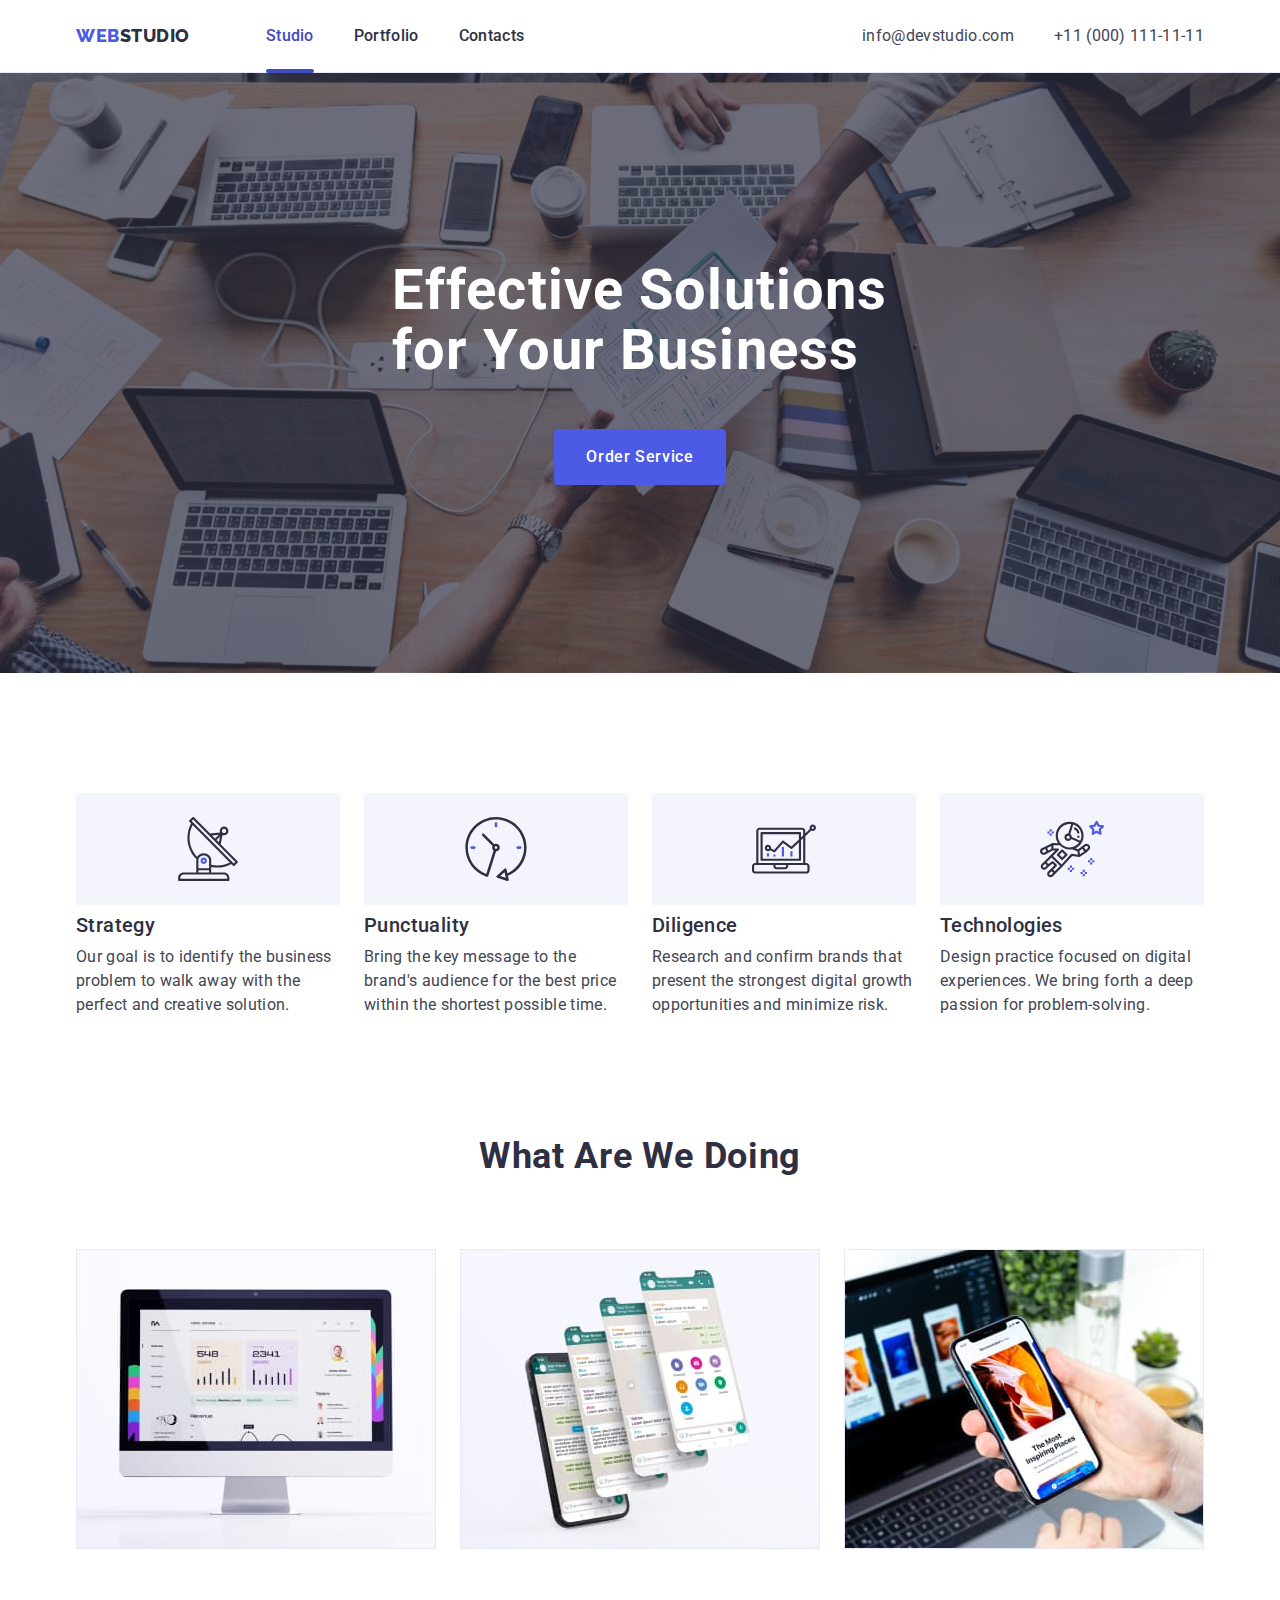
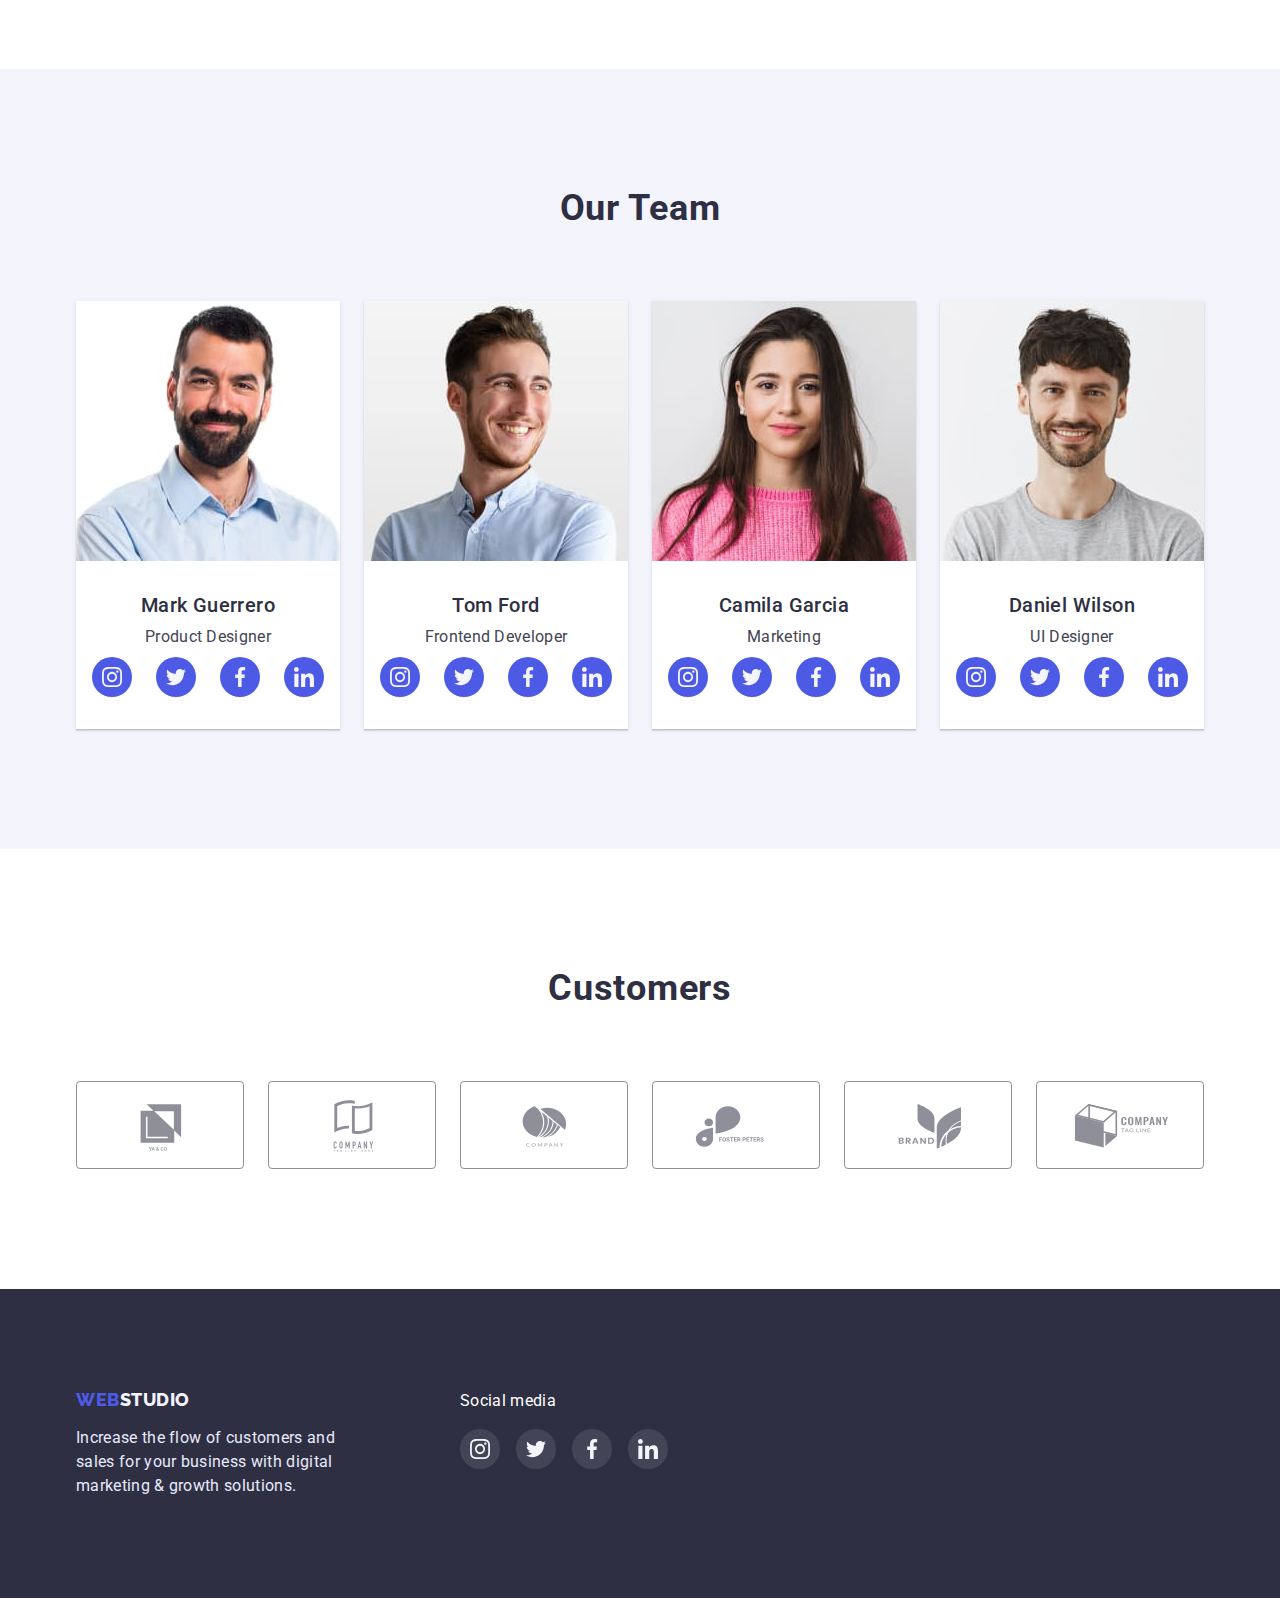
<file: index.html>
<!DOCTYPE html>
<html lang="en">
  <head>
    <meta charset="UTF-8" />
    <meta http-equiv="X-UA-Compatible" content="IE=edge" />
    <meta name="viewport" content="width=device-width, initial-scale=1.0" />
    <title>WebStudio</title>
    <!-- Подключаем шрифты -->
    <link rel="preconnect" href="https://fonts.googleapis.com" />
    <link rel="preconnect" href="https://fonts.gstatic.com" crossorigin />
    <link
      href="https://fonts.googleapis.com/css2?family=Raleway:wght@800&family=Roboto:wght@400;500;700;900&display=swap"
      rel="stylesheet"
    />
    <!-- Подключаем modern-normalize -->
    <link
      rel="stylesheet"
      href="https://cdnjs.cloudflare.com/ajax/libs/modern-normalize/1.1.0/modern-normalize.min.css"
    />
    <!-- подключаем стили -->
    <link rel="stylesheet" href="./css/styles.css" />
  </head>
  <body>
    <!-- header -->

    <header class="header">
      <div class="container header-container">
        <nav class="header-navigation">
          <a href="./index.html" class="header-logo link"
            ><span class="header-span">WEB</span>STUDIO</a
          >
          <ul class="header-list list">
            <li class="header-item">
              <a href="./index.html" class="header-link link active">Studio</a>
            </li>
            <li class="header-item">
              <a href="./portfolio.html" class="header-link link">Portfolio</a>
            </li>
            <li class="header-item">
              <a href="./contacts.html" class="header-link link">Contacts</a>
            </li>
          </ul>
        </nav>
        <address class="header-address">
          <ul class="header-address-list list">
            <li class="header-address-item">
              <a href="mailto:info@devstudio.com" class="header-mail link"
                >info@devstudio.com</a
              >
            </li>

            <li class="header-address-item">
              <a href="tel:+110001111111" class="header-tel link"
                >+11 (000) 111-11-11</a
              >
            </li>
          </ul>
        </address>
      </div>
    </header>

    <main>
      <!-- Secton 1 Hero -->

      <section class="hero">
        <div class="container">
          <h1 class="hero-title">Effective Solutions for Your Business</h1>
          <button type="button" data-modal-open class="order-hero-btn">
            Order Service
          </button>
        </div>
      </section>

      <!-- Secton 2 -->

      <section class="section-advantages section">
        <div class="container">
          <h2 class="advantages-title visually-hidden">Our advantages</h2>
          <ul class="advantages-list list">
            <li class="advantages-item">
              <div class="advantages-item-svg">
                <svg class="advantages-icons">
                  <use href="./images/symbol-defs1.svg#icon-antenna"></use>
                </svg>
              </div>
              <h3 class="advantages-title">Strategy</h3>
              <p class="advantages-text">
                Our goal is to identify the business problem to walk away with
                the perfect and creative solution.
              </p>
            </li>
            <li class="advantages-item">
              <div class="advantages-item-svg">
                <svg class="advantages-icons">
                  <use href="./images/symbol-defs1.svg#icon-clock"></use>
                </svg>
              </div>
              <h3 class="advantages-title">Punctuality</h3>
              <p class="advantages-text">
                Bring the key message to the brand's audience for the best price
                within the shortest possible time.
              </p>
            </li>
            <li class="advantages-item">
              <div class="advantages-item-svg">
                <svg class="advantages-icons">
                  <use href="./images/symbol-defs1.svg#icon-diagram"></use>
                </svg>
              </div>
              <h3 class="advantages-title">Diligence</h3>
              <p class="advantages-text">
                Research and confirm brands that present the strongest digital
                growth opportunities and minimize risk.
              </p>
            </li>
            <li class="advantages-item">
              <div class="advantages-item-svg">
                <svg class="advantages-icons">
                  <use href="./images/symbol-defs1.svg#icon-astronaut"></use>
                </svg>
              </div>
              <h3 class="advantages-title">Technologies</h3>
              <p class="advantages-text">
                Design practice focused on digital experiences. We bring forth a
                deep passion for problem-solving.
              </p>
            </li>
          </ul>
        </div>
      </section>

      <!-- Secton 3 -->

      <section class="section-wawd section">
        <div class="container">
          <h2 class="wawd-title">What are we doing</h2>
          <div class="wawd-items">
            <ul class="wawd-list list">
              <li class="wawd-item">
                <img
                  src="./images/img1.jpg"
                  alt="computer"
                  width="360"
                  height="300"
                />
              </li>
              <li class="wawd-item">
                <img
                  src="./images/img2.jpg"
                  alt="cell phones"
                  width="360"
                  height="300"
                />
              </li>
              <li class="wawd-item">
                <img
                  src="./images/img3.jpg"
                  alt="computer and mobile phone"
                  width="360"
                  height="300"
                />
              </li>
            </ul>
          </div>
        </div>
      </section>

      <!-- Secton 4 -->

      <section class="section-team section">
        <div class="container">
          <div class="team-container-item">
            <h2 class="team-title">Our Team</h2>

            <ul class="team-container list">
              <li class="team-item">
                <img
                  src="./images/img4.jpg"
                  alt="Mark Guerrero"
                  width="264"
                  height="260"
                />
                <div class="team-content">
                  <h3 class="team-name">Mark Guerrero</h3>
                  <p class="team-profession">Product Designer</p>
                  <ul class="team-social-list list">
                    <li class="team-social-item">
                      <a href="" class="team-social-link link"
                        ><svg class="team-social-icon" width="20" height="20">
                          <use
                            href="./images/symbol-defs.svg#icon-instagram"
                          ></use>
                        </svg>
                      </a>
                    </li>
                    <li class="team-social-item">
                      <a href="" class="team-social-link link">
                        <svg class="team-social-icon" width="20" height="20">
                          <use
                            href="./images/symbol-defs.svg#icon-twitter"
                          ></use>
                        </svg>
                      </a>
                    </li>
                    <li class="team-social-item">
                      <a href="" class="team-social-link link">
                        <svg class="team-social-icon" width="20" height="20">
                          <use
                            href="./images/symbol-defs.svg#icon-facebook"
                          ></use>
                        </svg>
                      </a>
                    </li>
                    <li class="team-social-item">
                      <a href="" class="team-social-link link">
                        <svg class="team-social-icon" width="20" height="20">
                          <use
                            href="./images/symbol-defs.svg#icon-linkedin"
                          ></use>
                        </svg>
                      </a>
                    </li>
                  </ul>
                </div>
              </li>

              <li class="team-item">
                <img
                  src="./images/img5.jpg"
                  alt="Tom Ford"
                  width="264"
                  height="260"
                />
                <div class="team-content">
                  <h3 class="team-name">Tom Ford</h3>
                  <p class="team-profession">Frontend Developer</p>
                  <ul class="team-social-list list">
                    <li class="team-social-item">
                      <a href="" class="team-social-link link"
                        ><svg class="team-social-icon" width="20" height="20">
                          <use
                            href="./images/symbol-defs.svg#icon-instagram"
                          ></use>
                        </svg>
                      </a>
                    </li>
                    <li class="team-social-item">
                      <a href="" class="team-social-link link">
                        <svg class="team-social-icon" width="20" height="20">
                          <use
                            href="./images/symbol-defs.svg#icon-twitter"
                          ></use>
                        </svg>
                      </a>
                    </li>
                    <li class="team-social-item">
                      <a href="" class="team-social-link link">
                        <svg class="team-social-icon" width="20" height="20">
                          <use
                            href="./images/symbol-defs.svg#icon-facebook"
                          ></use>
                        </svg>
                      </a>
                    </li>
                    <li class="team-social-item">
                      <a href="" class="team-social-link link">
                        <svg class="team-social-icon" width="20" height="20">
                          <use
                            href="./images/symbol-defs.svg#icon-linkedin"
                          ></use>
                        </svg>
                      </a>
                    </li>
                  </ul>
                </div>
              </li>

              <li class="team-item">
                <img
                  src="./images/img6.jpg"
                  alt="Camila Garcia"
                  width="264"
                  height="260"
                />
                <div class="team-content">
                  <h3 class="team-name">Camila Garcia</h3>
                  <p class="team-profession">Marketing</p>
                  <ul class="team-social-list list">
                    <li class="team-social-item">
                      <a href="" class="team-social-link link"
                        ><svg class="team-social-icon" width="20" height="20">
                          <use
                            href="./images/symbol-defs.svg#icon-instagram"
                          ></use>
                        </svg>
                      </a>
                    </li>
                    <li class="team-social-item">
                      <a href="" class="team-social-link link">
                        <svg class="team-social-icon" width="20" height="20">
                          <use
                            href="./images/symbol-defs.svg#icon-twitter"
                          ></use>
                        </svg>
                      </a>
                    </li>
                    <li class="team-social-item">
                      <a href="" class="team-social-link link">
                        <svg class="team-social-icon" width="20" height="20">
                          <use
                            href="./images/symbol-defs.svg#icon-facebook"
                          ></use>
                        </svg>
                      </a>
                    </li>
                    <li class="team-social-item">
                      <a href="" class="team-social-link link">
                        <svg class="team-social-icon" width="20" height="20">
                          <use
                            href="./images/symbol-defs.svg#icon-linkedin"
                          ></use>
                        </svg>
                      </a>
                    </li>
                  </ul>
                </div>
              </li>

              <li class="team-item">
                <img
                  src="./images/img7.jpg"
                  alt="Daniel Wilson"
                  width="264"
                  height="260"
                />
                <div class="team-content">
                  <h3 class="team-name">Daniel Wilson</h3>
                  <p class="team-profession">UI Designer</p>
                  <ul class="team-social-list list">
                    <li class="team-social-item">
                      <a href="" class="team-social-link link"
                        ><svg class="team-social-icon" width="20" height="20">
                          <use
                            href="./images/symbol-defs.svg#icon-instagram"
                          ></use>
                        </svg>
                      </a>
                    </li>
                    <li class="team-social-item">
                      <a href="" class="team-social-link link">
                        <svg class="team-social-icon" width="20" height="20">
                          <use
                            href="./images/symbol-defs.svg#icon-twitter"
                          ></use>
                        </svg>
                      </a>
                    </li>
                    <li class="team-social-item">
                      <a href="" class="team-social-link link">
                        <svg class="team-social-icon" width="20" height="20">
                          <use
                            href="./images/symbol-defs.svg#icon-facebook"
                          ></use>
                        </svg>
                      </a>
                    </li>
                    <li class="team-social-item">
                      <a href="" class="team-social-link link">
                        <svg class="team-social-icon" width="20" height="20">
                          <use
                            href="./images/symbol-defs.svg#icon-linkedin"
                          ></use>
                        </svg>
                      </a>
                    </li>
                  </ul>
                </div>
              </li>
            </ul>
          </div>
        </div>
      </section>
      <!-- Secton 4 -->

      <section class="section-customers section">
        <div class="container"></div>
        <h2 class="customers-title">Customers</h2>
        <ul class="cusotmers-list list">
          <li class="customers-item">
            <a href="" class="customers-link link">
              <svg class="customer-icon" width="104" height="56">
                <use
                  href="./images/symbol-defs-customer.svg#icon-castomer1"
                ></use>
              </svg>
            </a>
          </li>
          <li class="customers-item">
            <a href="" class="customers-link link">
              <svg class="customer-icon" width="104" height="56">
                <use
                  href="./images/symbol-defs-customer.svg#icon-castomer2"
                ></use>
              </svg>
            </a>
          </li>
          <li class="customers-item">
            <a href="" class="customers-link link">
              <svg class="customer-icon" width="104" height="56">
                <use
                  href="./images/symbol-defs-customer.svg#icon-castomer3"
                ></use>
              </svg>
            </a>
          </li>
          <li class="customers-item">
            <a href="" class="customers-link link">
              <svg class="customer-icon" width="104" height="56">
                <use
                  href="./images/symbol-defs-customer.svg#icon-castomer4"
                ></use>
              </svg>
            </a>
          </li>
          <li class="customers-item">
            <a href="" class="customers-link link">
              <svg class="customer-icon" width="104" height="56">
                <use
                  href="./images/symbol-defs-customer.svg#icon-castomer5"
                ></use>
              </svg>
            </a>
          </li>
          <li class="customers-item">
            <a href="" class="customers-link link">
              <svg class="customer-icon" width="104" height="56">
                <use
                  href="./images/symbol-defs-customer.svg#icon-castomer6"
                ></use>
              </svg>
            </a>
          </li>
        </ul>
      </section>
    </main>

    <!-- footer -->

    <footer class="footer">
      <div class="container footer-display">
        <div>
          <a href="./index.html" class="footer-logo link"
            ><span class="footer-span">WEB</span> STUDIO</a
          >

          <p class="footer-text">
            Increase the flow of customers and sales for your business with
            digital marketing & growth solutions.
          </p>
        </div>
        <div class="footer-social-media">
          <p class="footer-text-two">Social media</p>
          <ul class="footer-social-list list">
            <li class="footer-social-item">
              <a href="" class="footer-social-link link"
                ><svg class="footer-social-icon" width="20" height="20">
                  <use href="./images/symbol-defs.svg#icon-instagram"></use>
                </svg>
              </a>
            </li>
            <li class="footer-social-item">
              <a href="" class="footer-social-link link">
                <svg class="footer-social-icon" width="20" height="20">
                  <use href="./images/symbol-defs.svg#icon-twitter"></use>
                </svg>
              </a>
            </li>
            <li class="footer-social-item">
              <a href="" class="footer-social-link link">
                <svg class="footer-social-icon" width="20" height="20">
                  <use href="./images/symbol-defs.svg#icon-facebook"></use>
                </svg>
              </a>
            </li>
            <li class="footer-social-item">
              <a href="" class="footer-social-link link">
                <svg class="footer-social-icon" width="20" height="20">
                  <use href="./images/symbol-defs.svg#icon-linkedin"></use>
                </svg>
              </a>
            </li>
          </ul>
        </div>
      </div>
    </footer>
    <div class="backdrop is-hidden" data-modal>
      <div class="modal">
        <button type="button" data-modal-close class="modal-close">
          <svg class="close-icons" width="8" height="8">
            <use href="./images/symbol-defs.svg#icon-close"></use>
          </svg>
        </button>
      </div>
    </div>
    <script src="./js/modal.js"></script>
  </body>
</html>
</file>
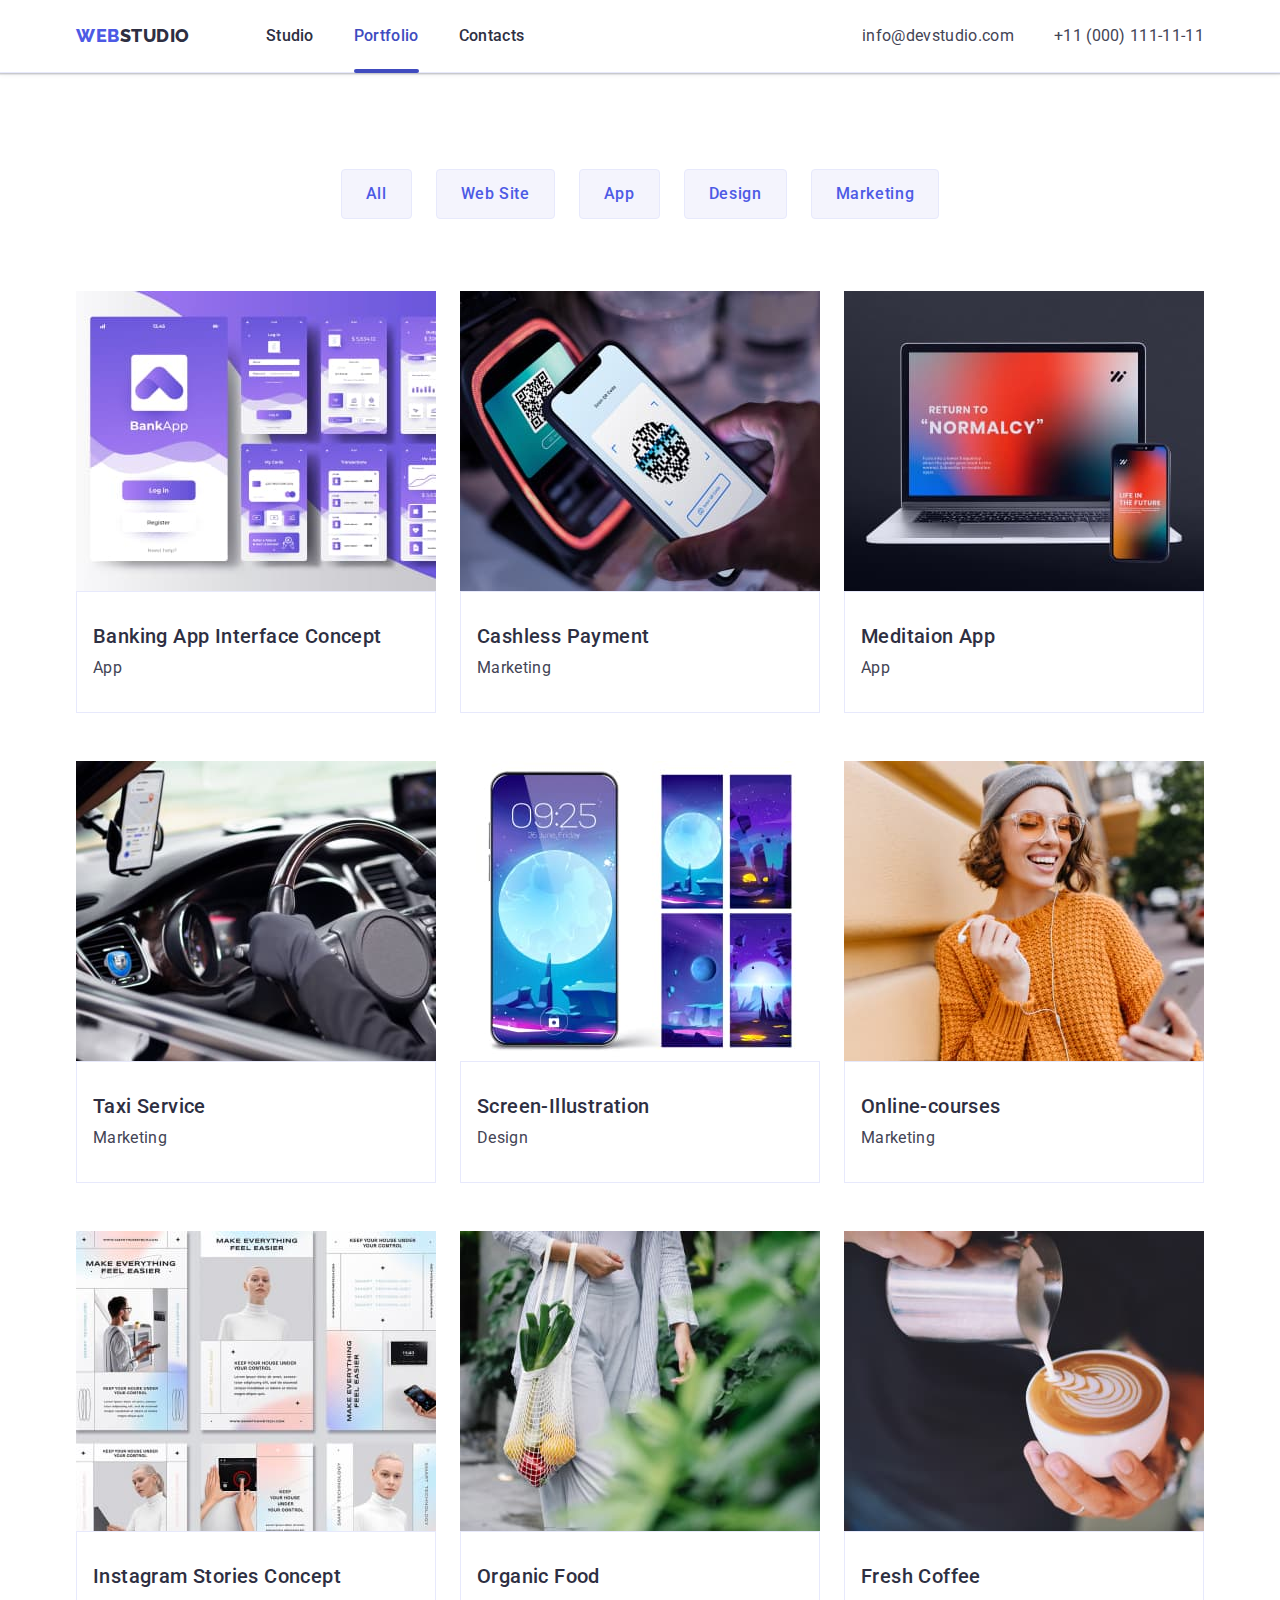
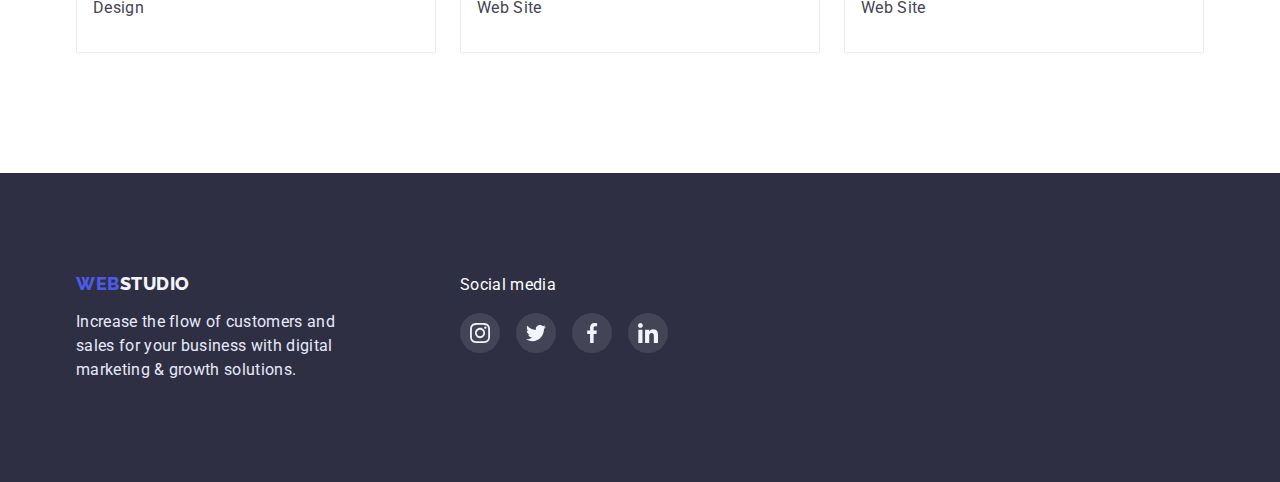
<file: portfolio.html>
<!DOCTYPE html>
<html lang="en">
  <head>
    <meta charset="UTF-8" />
    <meta http-equiv="X-UA-Compatible" content="IE=edge" />
    <meta name="viewport" content="width=device-width, initial-scale=1.0" />
    <title>Portfolio</title>
    <!-- Подключаем шрифты -->
    <link rel="preconnect" href="https://fonts.googleapis.com" />
    <link rel="preconnect" href="https://fonts.gstatic.com" crossorigin />
    <link
      href="https://fonts.googleapis.com/css2?family=Raleway:wght@800&family=Roboto:wght@400;500;700;900&display=swap"
      rel="stylesheet"
    />
    <!-- Подключаем modern-normalize -->
    <link
      rel="stylesheet"
      href="https://cdnjs.cloudflare.com/ajax/libs/modern-normalize/1.1.0/modern-normalize.min.css"
    />
    <!-- подключаем стили -->
    <link rel="stylesheet" href="./css/styles.css" />
  </head>

  <body>
    <!-- header -->

    <header class="header">
      <div class="container header-container">
        <nav class="header-navigation">
          <a href="./index.html" class="header-logo link"
            ><span class="header-span">WEB</span>STUDIO</a
          >
          <ul class="header-list list">
            <li class="header-item">
              <a href="./index.html" class="header-link link">Studio</a>
            </li>
            <li class="header-item">
              <a href="./portfolio.html" class="header-link link active"
                >Portfolio</a
              >
            </li>
            <li class="header-item">
              <a href="./contacts.html" class="header-link link">Contacts</a>
            </li>
          </ul>
        </nav>
        <address class="header-address">
          <ul class="header-address-list list">
            <li class="header-address-item">
              <a href="mailto:info@devstudio.com" class="header-mail link"
                >info@devstudio.com</a
              >
            </li>

            <li class="header-address-item">
              <a href="tel:+110001111111" class="header-tel link"
                >+11 (000) 111-11-11</a
              >
            </li>
          </ul>
        </address>
      </div>
    </header>

    <!-- main -->

    <main class="main">
      <section class="filter">
        <div class="container">
          <h1 class="main-title visually-hidden">Portfolio</h1>
          <ul class="filter-list list">
            <li class="filter-item">
              <button type="button" class="filter-btn">All</button>
            </li>
            <li class="filter-item">
              <button type="button" class="filter-btn">Web Site</button>
            </li>
            <li class="filter-item">
              <button type="button" class="filter-btn">App</button>
            </li>
            <li class="filter-item">
              <button type="button" class="filter-btn">Design</button>
            </li>
            <li class="filter-item">
              <button type="button" class="filter-btn">Marketing</button>
            </li>
          </ul>
          <ul class="works-list list">
            <li class="works-item">
              <a href="" class="works-link link">
                <div class="works-top-wrap">
                  <img
                    src="./images/banking-app.jpg"
                    alt="banking"
                    width="360"
                    height="300"
                  />
                  <p class="works-text-overlay">
                    14 Stylish and User-Friendly App Design Concepts · Task
                    Manager App · Calorie Tracker App · Exotic Fruit Ecommerce
                    App · Cloud Storage App
                  </p>
                </div>
                <div class="works-title-text">
                  <h2 class="works-title">Banking App Interface Concept</h2>
                  <p class="works-text">App</p>
                </div>
              </a>
            </li>
            <li class="works-item">
              <a href="" class="works-link link">
                <div class="works-top-wrap">
                  <img
                    src="./images/cashless-payment.jpg"
                    alt="cashless-payment"
                    width="360"
                    height="300"
                  />
                  <p class="works-text-overlay">
                    14 Stylish and User-Friendly App Design Concepts · Task
                    Manager App · Calorie Tracker App · Exotic Fruit Ecommerce
                    App · Cloud Storage App
                  </p>
                </div>
                <div class="works-title-text">
                  <h2 class="works-title">Cashless Payment</h2>
                  <p class="works-text">Marketing</p>
                </div>
              </a>
            </li>
            <li class="works-item">
              <a href="" class="works-link link">
                <div class="works-top-wrap">
                  <img
                    src="./images/mediation-app.jpg"
                    alt="mediation-app"
                    width="360"
                    height="300"
                  />
                  <p class="works-text-overlay">
                    14 Stylish and User-Friendly App Design Concepts · Task
                    Manager App · Calorie Tracker App · Exotic Fruit Ecommerce
                    App · Cloud Storage App
                  </p>
                </div>
                <div class="works-title-text">
                  <h2 class="works-title">Meditaion App</h2>
                  <p class="works-text">App</p>
                </div>
              </a>
            </li>
            <li class="works-item">
              <a href="" class="works-link link">
                <div class="works-top-wrap">
                  <img
                    src="./images/taxi-service.jpg"
                    alt="taxi-service"
                    width="360"
                    height="300"
                  />
                  <p class="works-text-overlay">
                    14 Stylish and User-Friendly App Design Concepts · Task
                    Manager App · Calorie Tracker App · Exotic Fruit Ecommerce
                    App · Cloud Storage App
                  </p>
                </div>
                <div class="works-title-text">
                  <h2 class="works-title">Taxi Service</h2>
                  <p class="works-text">Marketing</p>
                </div>
              </a>
            </li>
            <li class="works-item">
              <a href="" class="works-link link">
                <div class="works-top-wrap">
                  <img
                    src="./images/screen-illustration.jpg"
                    alt="screen-illustration"
                    width="360"
                    height="300"
                  />
                  <p class="works-text-overlay">
                    14 Stylish and User-Friendly App Design Concepts · Task
                    Manager App · Calorie Tracker App · Exotic Fruit Ecommerce
                    App · Cloud Storage App
                  </p>
                </div>
                <div class="works-title-text">
                  <h2 class="works-title">Screen-Illustration</h2>
                  <p class="works-text">Design</p>
                </div>
              </a>
            </li>
            <li class="works-item">
              <a href="" class="works-link link">
                <div class="works-top-wrap">
                  <img
                    src="./images/online-courses.jpg"
                    alt="online-courses"
                    width="360"
                    height="300"
                  />
                  <p class="works-text-overlay">
                    14 Stylish and User-Friendly App Design Concepts · Task
                    Manager App · Calorie Tracker App · Exotic Fruit Ecommerce
                    App · Cloud Storage App
                  </p>
                </div>
                <div class="works-title-text">
                  <h2 class="works-title">Online-courses</h2>
                  <p class="works-text">Marketing</p>
                </div>
              </a>
            </li>
            <li class="works-item">
              <a href="" class="works-link link">
                <div class="works-top-wrap">
                  <img
                    src="./images/instagram-stories.jpg"
                    alt="instagram-stories"
                    width="360"
                    height="300"
                  />
                  <p class="works-text-overlay">
                    14 Stylish and User-Friendly App Design Concepts · Task
                    Manager App · Calorie Tracker App · Exotic Fruit Ecommerce
                    App · Cloud Storage App
                  </p>
                </div>
                <div class="works-title-text">
                  <h2 class="works-title">Instagram Stories Concept</h2>
                  <p class="works-text">Design</p>
                </div>
              </a>
            </li>
            <li class="works-item">
              <a href="" class="works-link link">
                <div class="works-top-wrap">
                  <img
                    src="./images/organic-food.jpg"
                    alt="organic-food"
                    width="360"
                    height="300"
                  />
                  <p class="works-text-overlay">
                    14 Stylish and User-Friendly App Design Concepts · Task
                    Manager App · Calorie Tracker App · Exotic Fruit Ecommerce
                    App · Cloud Storage App
                  </p>
                </div>
                <div class="works-title-text">
                  <h2 class="works-title">Organic Food</h2>
                  <p class="works-text">Web Site</p>
                </div>
              </a>
            </li>
            <li class="works-item">
              <a href="" class="works-link link">
                <div class="works-top-wrap">
                  <img
                    src="./images/fresh-coffee.jpg"
                    alt="fresh-coffee"
                    width="360"
                    height="300"
                  />
                  <p class="works-text-overlay">
                    14 Stylish and User-Friendly App Design Concepts · Task
                    Manager App · Calorie Tracker App · Exotic Fruit Ecommerce
                    App · Cloud Storage App
                  </p>
                </div>
                <div class="works-title-text">
                  <h2 class="works-title">Fresh Coffee</h2>
                  <p class="works-text">Web Site</p>
                </div>
              </a>
            </li>
          </ul>
        </div>
      </section>
    </main>

    <!-- footer -->
    <footer class="footer">
      <div class="container footer-display">
        <div>
          <a href="./index.html" class="footer-logo link"
            ><span class="footer-span">WEB</span> STUDIO</a
          >

          <p class="footer-text">
            Increase the flow of customers and sales for your business with
            digital marketing & growth solutions.
          </p>
        </div>
        <div class="footer-social-media">
          <p class="footer-text-two">Social media</p>
          <ul class="footer-social-list list">
            <li class="footer-social-item">
              <a href="" class="footer-social-link link"
                ><svg class="footer-social-icon" width="20" height="20">
                  <use href="./images/symbol-defs.svg#icon-instagram"></use>
                </svg>
              </a>
            </li>
            <li class="footer-social-item">
              <a href="" class="footer-social-link link">
                <svg class="footer-social-icon" width="20" height="20">
                  <use href="./images/symbol-defs.svg#icon-twitter"></use>
                </svg>
              </a>
            </li>
            <li class="footer-social-item">
              <a href="" class="footer-social-link link">
                <svg class="footer-social-icon" width="20" height="20">
                  <use href="./images/symbol-defs.svg#icon-facebook"></use>
                </svg>
              </a>
            </li>
            <li class="footer-social-item">
              <a href="" class="footer-social-link link">
                <svg class="footer-social-icon" width="20" height="20">
                  <use href="./images/symbol-defs.svg#icon-linkedin"></use>
                </svg>
              </a>
            </li>
          </ul>
        </div>
      </div>
    </footer>
  </body>
</html>
</file>
<file: css/styles.css>
:root {
  --main-title-color: #2e2f42;
  --btn-color: #4d5ae5;
  --main-text-color: #434455;
  --main-background-color: #ffffff;
  --secondary-background-color: #f4f4fd;
  --color-hover-focus: #404bbf;
  --basic-margin: 20px;
}
/* глобальне скидання стилів за селектором тегу */
h1,
h2,
h3,
h4,
h5,
h6,
p {
  margin: 0;
}
ul {
  margin: 0;
  padding: 0;
}
img {
  display: block;
}
body {
  font-family: "Roboto", "sans-serif";
  color: #434455;
  background-color: var(--main-background-color);
}
.container {
  width: 1158px;
  margin: 0px auto;
  padding: 0 15px;
}
/* прибирає крапки зі списків */
.list {
  list-style: none;
}
/* прибирає підкреслення з елементів */
.link {
  text-decoration: none;
}
/* прибираємо заголовок */
.visually-hidden {
  position: absolute;
  width: 1px;
  height: 1px;
  margin: -1px;
  border: 0;
  padding: 0;
  white-space: nowrap;
  clip-path: inset(100%);
  clip: rect(0 0 0 0);
  overflow: hidden;
}
/* дає колір активній сторінці
.selected {
  color: var(--btn-color);
} */

/* --------------------------------------Header------------------------------------- */

.header {
  background-color: var(--main-background-color);
  border-bottom: 1px solid #e7e9fc;
  padding-top: 24px;
  padding-bottom: 24px;
  justify-content: center;
  box-shadow: 0px 2px 1px rgba(46, 47, 66, 0.08),
    0px 1px 1px rgba(46, 47, 66, 0.16), 0px 1px 6px rgba(46, 47, 66, 0.08);
}
.header-container {
  display: flex;
  justify-content: center;
}
.header-navigation {
  display: flex;
}
.header-logo {
  font-family: "Raleway";
  font-weight: 800;
  font-size: 18px;
  line-height: 1.33;
  letter-spacing: 0.03em;
  text-transform: uppercase;
  color: var(--main-title-color);
}
.header-span {
  font-family: "Raleway";
  font-weight: 800;
  font-size: 18px;
  line-height: 1.33;
  letter-spacing: 0.03em;
  text-transform: uppercase;
  color: var(--btn-color);
}
.header-list {
  display: flex;
  gap: 40px;
  margin-left: 76px;
}
/* .header-item {
} */

.header-link {
  font-weight: 500;
  font-size: 16px;
  line-height: 1.5;
  letter-spacing: 0.02em;
  color: var(--main-title-color);
  position: relative;
  transition: color 250ms cubic-bezier(0.4, 0, 0.2, 1);
}
.header-link.active::after {
  content: "";
  width: 100%;
  height: 4px;
  background-color: #404bbf;
  border-radius: 2px;
  position: absolute;
  left: 0;
  bottom: -28px;
}

.header-link.active {
  color: #404bbf;
}
/* .active {
} */
.header-link:hover,
.header-link:focus {
  color: var(--color-hover-focus);
}

.header-address {
  margin-left: auto;
}

.header-address-list {
  display: flex;
  margin-left: auto;
}
.header-address-item {
  font-style: normal;
}
.header-mail {
  font-weight: 400;
  font-size: 16px;
  line-height: 1.5;
  letter-spacing: 0.02em;
  color: var(--main-text-color);
  margin-right: 40px;
  transition: color 250ms cubic-bezier(0.4, 0, 0.2, 1);
}
.header-mail:hover,
.header-mail:focus {
  color: var(--color-hover-focus);
}
.header-tel {
  font-weight: 400;
  font-size: 16px;
  line-height: 1.5;
  letter-spacing: 0.02em;
  color: var(--main-text-color);
  transition: color 250ms cubic-bezier(0.4, 0, 0.2, 1);
}
.header-tel:hover,
.header-tel:focus {
  color: var(--color-hover-focus);
}
.section {
  padding-top: 120px;
  padding-bottom: 120px;
}

/* --------------------------------------Section 1 Hero------------------------------------- */

.hero {
  /* background-color: var(--main-title-color); */
  padding-top: 188px;
  padding-bottom: 188px;
  background-size: 1440px;
  background-image: linear-gradient(
      rgba(46, 47, 66, 0.7),
      rgba(46, 47, 66, 0.7)
    ),
    url(../images/people-office.jpg);
  background-repeat: no-repeat;
  background-position: center;
}

.hero-title {
  display: block;
  font-size: 56px;
  line-height: 1.07;
  /* or 107% */
  letter-spacing: 0.02em;
  color: var(--main-background-color);
  max-width: 496px;
  max-height: 120px;
  margin-right: auto;
  margin-left: auto;
  margin-bottom: 48px;
}
.order-hero-btn {
  /* inherit для font-family наслідується шрифт з батька body  */
  font-family: inherit;
  font-weight: 500;
  font-size: 16px;
  line-height: 1.5;
  letter-spacing: 0.04em;
  color: var(--main-background-color);
  background-color: var(--btn-color);
  border-radius: 4px;
  cursor: pointer;
  display: block;
  margin-right: auto;
  margin-left: auto;
  padding: 16px 32px;
  border: none;
  transition: color 250ms cubic-bezier(0.4, 0, 0.2, 1),
    background 250ms cubic-bezier(0.4, 0, 0.2, 1);
}
.order-hero-btn:hover,
.order-hero-btn:focus {
  color: var(--main-background-color);
  background-color: var(--color-hover-focus);
  box-shadow: 0px 4px 4px rgba(0, 0, 0, 0.15);
  border-radius: 4px;
}

/* --------------------------------------Section 2 Advantages------------------------------------- */
/* .section-advantages {
} */
.advantages-svg {
  display: flex;
  gap: 24px;
  margin-bottom: 8px;
}
.advantages-item-svg {
  display: flex;
  width: 264px;
  height: 112px;
  background-color: #f4f4fd;
  justify-content: center;
  align-items: center;
  margin-bottom: 8px;
}
.advantages-icons {
  width: 64px;
  height: 64px;
}
/* .section-advantages {
} */
/* .advantages-link {
  justify-content: center;
} */

.advantages-title {
  font-weight: 500;
  font-size: 20px;
  line-height: 1.2;
  letter-spacing: 0.02em;
  color: var(--main-title-color);
  margin-bottom: 8px;
  /* padding-top: 120px; */
}
.advantages-list {
  display: flex;
  gap: 24px;
}
/* .advantages-item {
} */
.advantages-text {
  font-size: 16px;
  line-height: 1.5;
  letter-spacing: 0.02em;
  color: var(--main-text-color);
}
/* --------------------------------------Section 3 WAWD------------------------------------- */
.section-wawd {
  text-align: center;
  padding-top: 0px;
}
.wawd-items {
  display: flex;
  gap: 24px;
}
.wawd-title {
  font-weight: 700;
  font-size: 36px;
  line-height: 1.11;
  letter-spacing: 0.02em;
  text-transform: capitalize;
  color: var(--main-title-color);
  /* padding-top: 96px; */
}
.wawd-list {
  display: flex;
  margin-top: 72px;
  gap: 24px;
  /* padding-bottom: 120px; */
}
.wawd-item {
  width: calc((100%-48px) / 3);
}
/* --------------------------------------Section 4 Our Team------------------------------------- */
.section-team {
  background-color: #f4f4fd;
}
/* .team-container-item {
} */
.team-title {
  font-weight: 700;
  font-size: 36px;
  line-height: 1.11;
  letter-spacing: 0.02em;
  text-transform: capitalize;
  color: var(--main-title-color);
  /* padding-top: 120px; */
  text-align: center;
  margin-bottom: 72px;
}
.team-content {
  background-color: #ffffff;
  padding: 32px 16px;
  text-align: center;
  background: #ffffff;

  /* margin-bottom: 120px; */
}
.team-item {
  width: calc((100%-72px) / 4);
  box-shadow: 0px 1px 6px rgba(46, 47, 66, 0.08),
    0px 1px 1px rgba(46, 47, 66, 0.16), 0px 2px 1px rgba(46, 47, 66, 0.08);
}
.team-container {
  display: flex;
  /* flex-wrap: wrap; */
  gap: 24px;
}
.team-name {
  font-weight: 500;
  font-size: 20px;
  line-height: 1.2;
  letter-spacing: 0.02em;
  color: var(--main-title-color);
  margin-bottom: 8px;
}
.team-profession {
  font-size: 16px;
  line-height: 1.5;
  letter-spacing: 0.02em;
  color: var(--main-text-color);
  margin-bottom: 8px;
}

.team-social-list {
  display: flex;
  gap: 24px;
  justify-content: center;
}
.team-social-item {
  width: 40px;
  height: 40px;
}
.team-social-link {
  display: flex;
  justify-content: center;
  align-items: center;
  width: 100%;
  height: 100%;
  border-radius: 50%;
  background-color: #4d5ae5;
  transition: color 250ms cubic-bezier(0.4, 0, 0.2, 1),
    background 250ms cubic-bezier(0.4, 0, 0.2, 1);
}
.team-social-link:is(:hover, :focus) {
  background-color: #404bbf;
}
.customers-title {
  font-weight: 700;
  font-size: 36px;
  line-height: 1.11;
  letter-spacing: 0.02em;
  text-transform: capitalize;
  color: var(--main-title-color);
  /* padding-top: 120px; */
  text-align: center;
  margin-bottom: 72px;
}

/* --------------------------------------Section 5 Customer------------------------------------- */
/* .section-customers {
} */

/* .customers-title {
} */
.cusotmers-list {
  display: flex;
  gap: 24px;
  justify-content: center;
  align-items: center;
}

/* .customers-item {
} */
/* .customers-item:is(:hover, :focus) {
  border-color: #404bbf;
  color: #404bbf;
} */
.customers-link {
  width: 168px;
  height: 88px;
  border: 1px solid;
  border-color: #8e8f99;
  fill: #8e8f99;
  border-radius: 4px;
  display: flex;
  justify-content: center;
  align-items: center;
  padding-top: 16px;
  padding-bottom: 16px;
  padding-left: 32px;
  padding-right: 32px;
  transition: color 250ms cubic-bezier(0.4, 0, 0.2, 1),
    fill 250ms cubic-bezier(0.4, 0, 0.2, 1);
}
.customers-link:hover {
  border-color: #404bbf;
  fill: #404bbf;
}
.customers-link:focus {
  border-color: #404bbf;
  fill: #404bbf;
}

/* .customers-link is(:hover, :focus) {
  border-color: #404bbf;
  color: #404bbf;
} */
.customer-icon {
  width: 104px;
  height: 56px;
}
/* .customer-icon:hover,
:focus {
  fill: currentColor;
} */
/* --------------------------------------Footer------------------------------------- */
.footer {
  background-color: var(--main-title-color);
  padding-top: 100px;
  padding-bottom: 100px;
}
.footer-display {
  display: flex;
  gap: 120px;
}
.footer-logo {
  font-family: "Raleway";
  font-weight: 800;
  font-size: 18px;
  line-height: 1.17;
  display: flex;
  align-items: center;
  letter-spacing: 0.03em;
  text-transform: uppercase;
  color: var(--secondary-background-color);
  margin-bottom: 16px;
}

.footer-span {
  font-family: "Raleway";
  font-weight: 800;
  font-size: 18px;
  line-height: 1.17;
  display: flex;
  align-items: center;
  letter-spacing: 0.03em;
  text-transform: uppercase;
  color: var(--btn-color);
  display: block;
}
.footer-text {
  font-size: 16px;
  line-height: 1.5;
  letter-spacing: 0.02em;
  color: #e7e9fc;
  display: block;
  width: 264px;
}
.footer-social-list {
  display: flex;
  gap: 16px;
  justify-content: center;
}

.footer-social-item {
  width: 40px;
  height: 40px;
}
.footer-social-link {
  display: flex;
  justify-content: center;
  align-items: center;
  width: 100%;
  height: 100%;
  border-radius: 50%;
  background-color: rgba(255, 255, 255, 0.1);
  transition: color 250ms cubic-bezier(0.4, 0, 0.2, 1),
    background 250ms cubic-bezier(0.4, 0, 0.2, 1);
}

/* .footer-social-icon {
} */
.footer-social-link:is(:hover, :focus) {
  background-color: #31d0aa;
}
/* .footer-social-media {
} */

.footer-text-two {
  font-family: "Roboto";
  font-size: 16px;
  line-height: 1.5;
  letter-spacing: 0.02em;
  color: #ffffff;
  margin-bottom: 16px;
  display: flex;
  text-align: center;
}
.footer-social-list {
  display: flex;
  gap: 16px;
}

/* .footer-social-item {
}
.footer-social-link {
}

.footer-social-icon {
} */

/* --------------------------------------Portfolio.html------------------------------------- */
/* .main {
} */
/* .main-title {
} */

/* --------------------------------------Section1 Filter------------------------------------- */

.filter {
  /* padding-left: 156px;
  padding-right: 156px; */
  padding-bottom: 120px;
  padding-top: 96px;
}
.filter-list {
  display: flex;
  gap: 24px;
  /* padding-top: 96px; */
  margin-bottom: 72px;
  justify-content: center;
}
/* .filter-list  */
.filter-item:is(:hover, :focus) {
  box-shadow: 0px 3px 1px rgba(0, 0, 0, 0.1), 0px 2px 1px rgba(0, 0, 0, 0.08),
    0px 2px 2px rgba(0, 0, 0, 0.12);
}
.filter-btn {
  font-family: inherit;
  font-weight: 500;
  font-size: 16px;
  line-height: 1.5;
  display: flex;
  align-items: center;
  text-align: center;
  letter-spacing: 0.04em;
  color: var(--btn-color);
  background-color: var(--secondary-background-color);
  border: 1px solid #e7e9fc;
  border-radius: 4px;
  cursor: pointer;
  padding: 12px 24px;
  transition: color 250ms cubic-bezier(0.4, 0, 0.2, 1),
    background 250ms cubic-bezier(0.4, 0, 0.2, 1);
}
.filter-btn:hover {
  color: var(--main-background-color);
  background-color: var(--color-hover-focus);
}
.filter-btn:focus {
  color: var(--main-background-color);
  background-color: var(--color-hover-focus);
}

/* --------------------------------------Section2 Works------------------------------------- */

/* .works {
} */
.works-title-text {
  border: 1px solid #e7e9fc;
  padding-top: 32px;
  padding-bottom: 32px;
  padding-left: 16px;
}

.works-list {
  display: flex;
  column-gap: 24px;
  row-gap: 48px;
  flex-wrap: wrap;
  /* padding-bottom: 120px; */
}

/* .works-list :is(:hover, :focus) {
  box-shadow: 0px 1px 6px rgba(46, 47, 66, 0.08),
    0px 1px 1px rgba(46, 47, 66, 0.16), 0px 2px 1px rgba(46, 47, 66, 0.08);
} */
.works-link {
  display: block;
}
.works-link:hover {
  box-shadow: 0px 1px 6px rgba(46, 47, 66, 0.08),
    0px 1px 1px rgba(46, 47, 66, 0.16), 0px 2px 1px rgba(46, 47, 66, 0.08);
}

.works-item {
  flex-basis: calc((100% - 144px) / 9);
}

.works-title {
  font-weight: 500;
  font-size: 20px;
  line-height: 1.2;
  letter-spacing: 0.02em;
  color: var(--main-title-color);
  margin-bottom: 8px;
}
.works-text {
  font-weight: 400;
  font-size: 16px;
  line-height: 1.5;
  letter-spacing: 0.02em;
  color: var(--main-text-color);
}
.works-top-wrap {
  position: relative;
  overflow: hidden;
}
.works-text-overlay {
  font-weight: 400;
  font-size: 16px;
  line-height: 1.5;
  letter-spacing: 0.02em;
  color: #f4f4fd;
  background-color: #4d5ae5;
  padding: 40px 32px 164px;
  position: absolute;
  top: 0;
  left: 0;
  width: 100%;
  height: 100%;
  transform: translateY(100%);
  transition: transform 250ms cubic-bezier(0.4, 0, 0.2, 1);
  overflow: auto;
}
.works-link:hover .works-text-overlay {
  transform: translateY(0);
}
.works-link:focus .works-text-overlay {
  transform: translateY(0);
}

.backdrop {
  width: 100%;
  height: 100%;
  background-color: rgba(46, 47, 66, 0.4);
  position: fixed;
  top: 0;
  left: 0;
  transition: opacity 250ms cubic-bezier(0.4, 0, 0.2, 1),
    visibility 250ms cubic-bezier(0.4, 0, 0.2, 1);
}
.modal {
  width: 408px;
  height: 576px;
  background-color: #fcfcfc;
  box-shadow: 0px 1px 1px rgba(0, 0, 0, 0.14), 0px 1px 3px rgba(0, 0, 0, 0.12),
    0px 2px 1px rgba(0, 0, 0, 0.2);
  border-radius: 4px;
  padding: 24px;
  position: absolute;
  top: 50%;
  left: 50%;
  transform: translate(-50%, -50%) scale(1);
  transition: transform 250ms cubic-bezier(0.4, 0, 0.2, 1),
    visibility 250ms cubic-bezier(0.4, 0, 0.2, 1);
}
.backdrop.is-hidden .modal {
  transform: translate(-50%, -50%) scale(0);
}

.modal-close {
  display: block;
  margin-left: auto;
  width: 24px;
  height: 24px;
  border: 1px solid rgba(0, 0, 0, 0.1);
  border-radius: 50%;
  background: #e7e9fc;
}
.modal-close:hover {
  background: #404bbf;
  fill: #fff;
  border: none;
}
.modal-close:focus {
  background: #404bbf;
  fill: #fff;
  border: none;
}
.is-hidden {
  opacity: 0;
  visibility: hidden;
  pointer-events: none;
}
</file>
